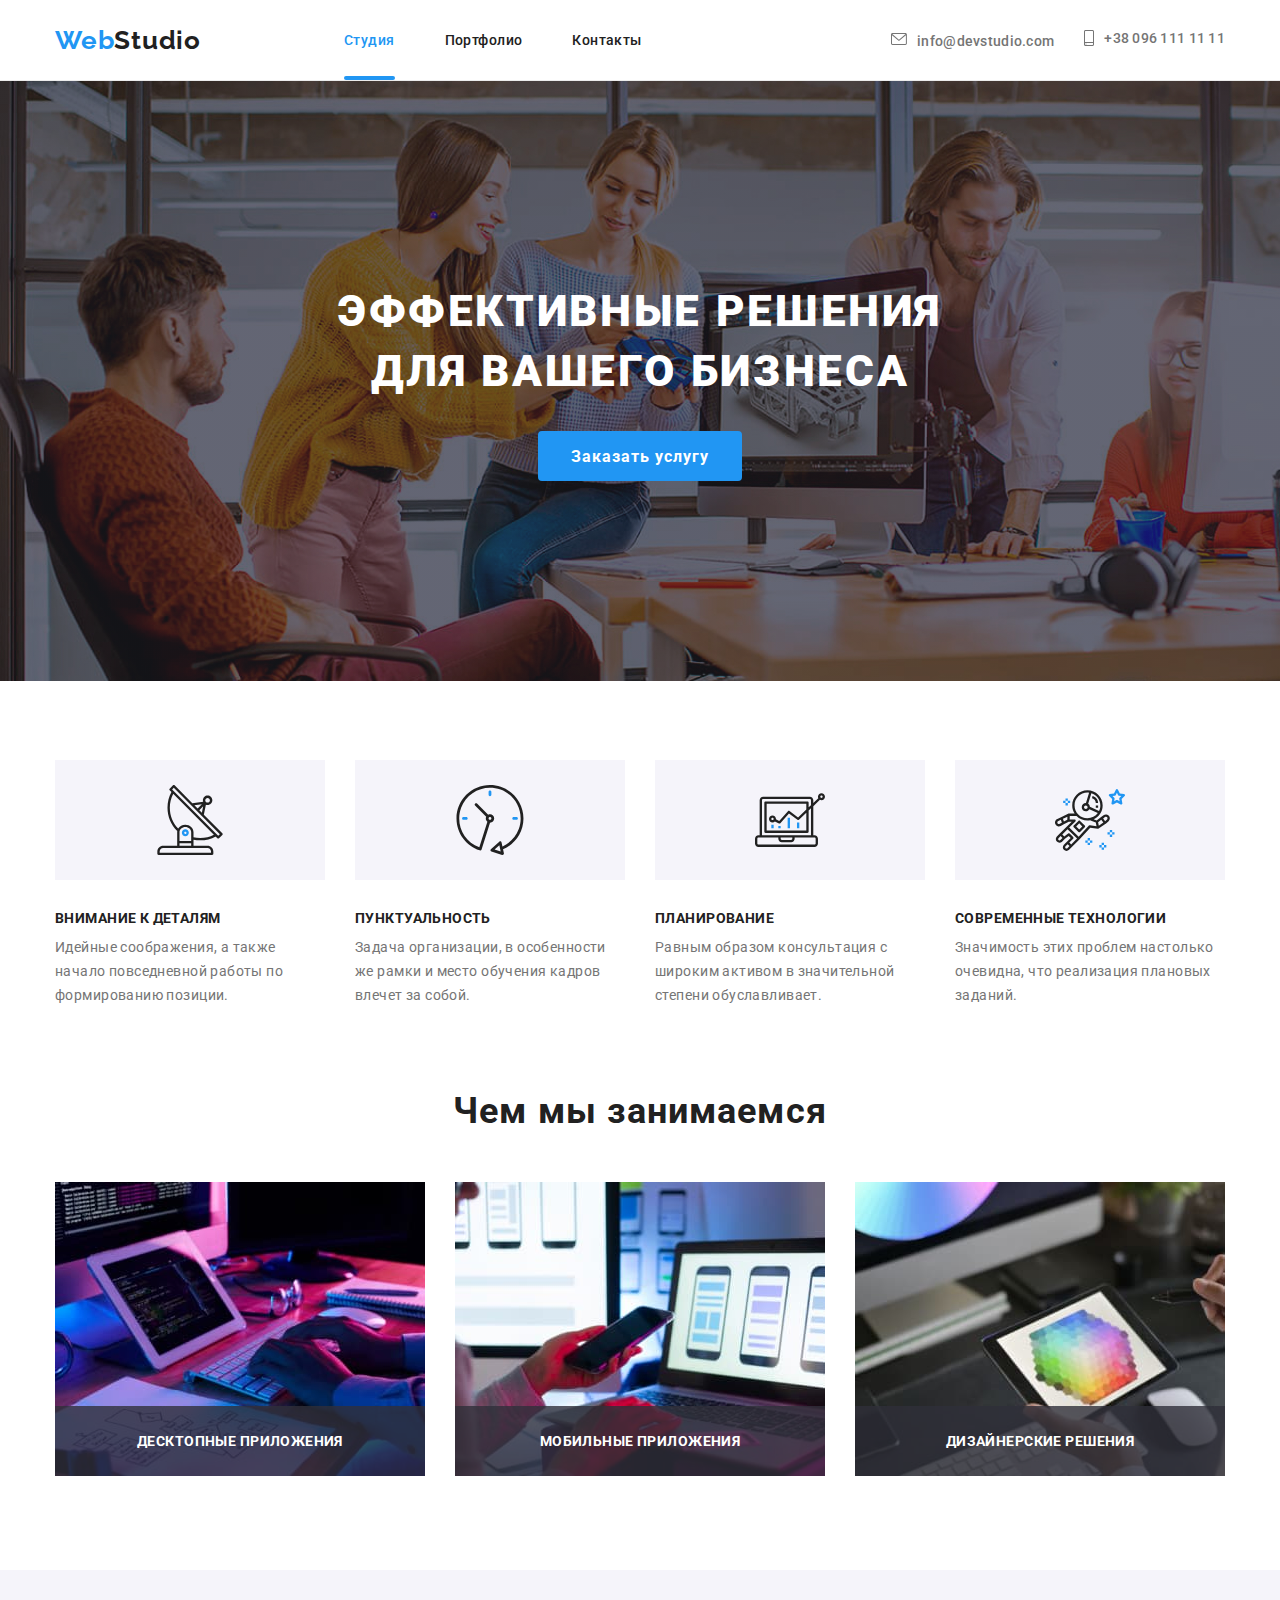
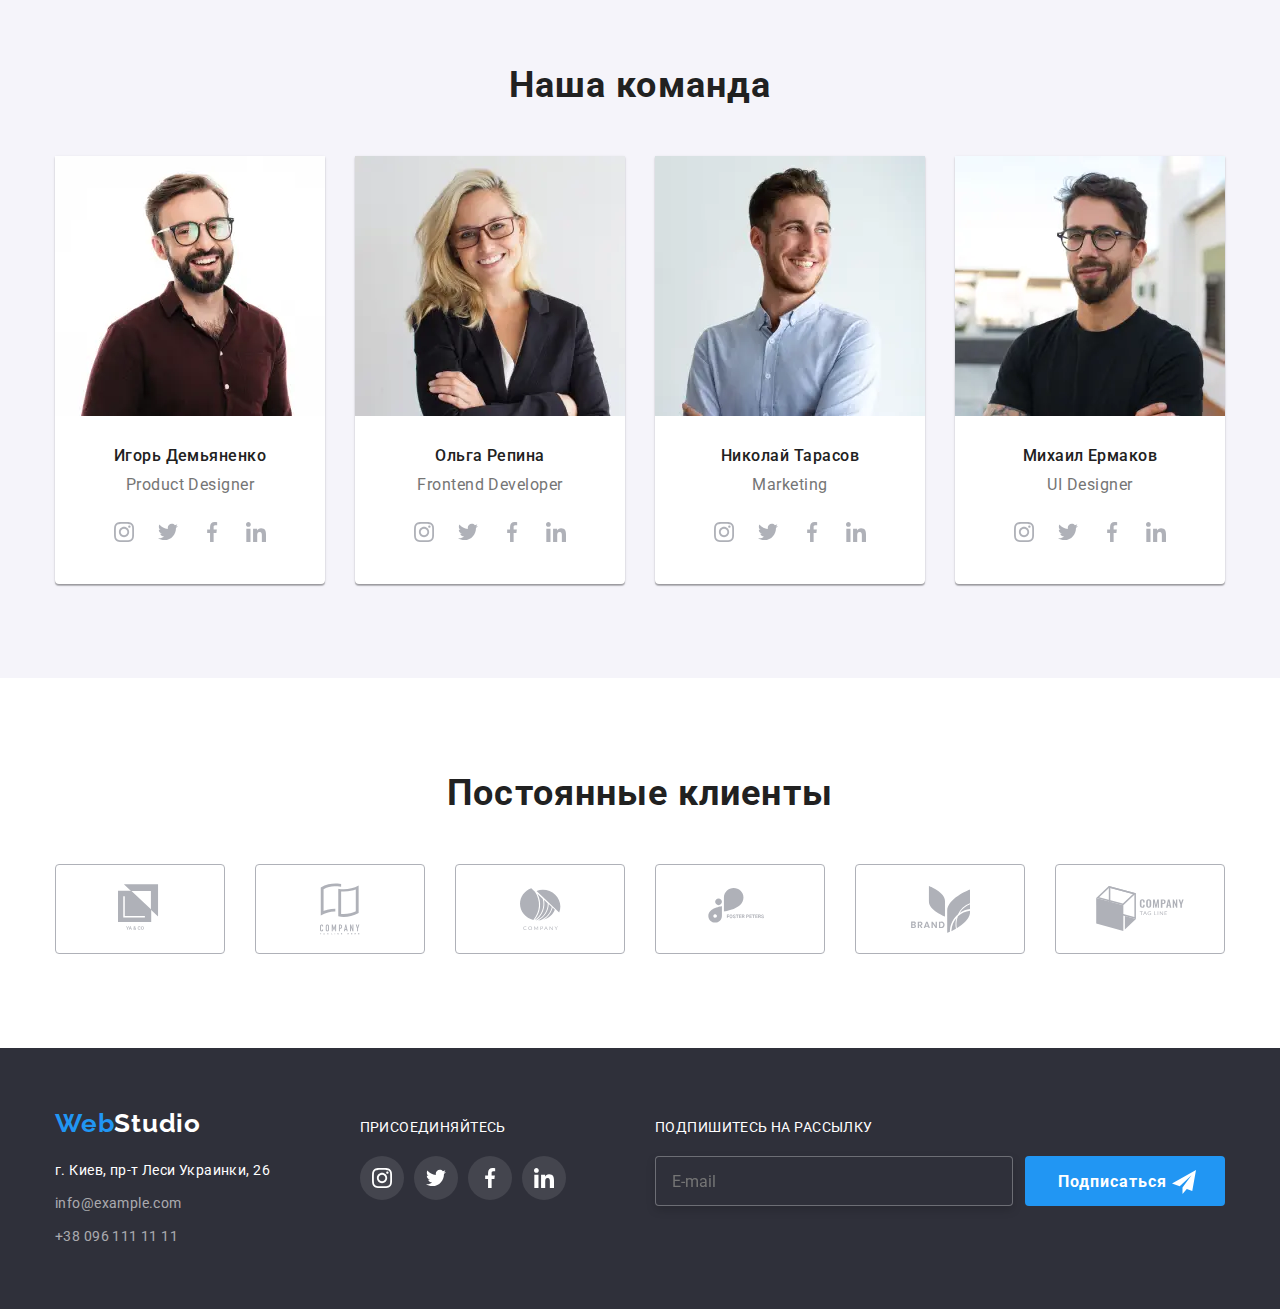
<file: index.html>
<!DOCTYPE html>
<html lang="ru">
  <head>
    <meta charset="UTF-8" />
    <meta name="viewport" content="width=device-width, initial-scale=1.0" />
    <title>WebStudio</title>
    <link rel="preconnect" href="https://fonts.gstatic.com" />
    <link
    href="https://fonts.googleapis.com/css2?family=Raleway:wght@700&amp;family=Roboto:wght@400;500;700;900&amp;display=swap"
    rel="stylesheet"
  />
  <link
    rel="stylesheet"
    href="https://cdnjs.cloudflare.com/ajax/libs/modern-normalize/1.0.0/modern-normalize.min.css"
  />
  <link rel="stylesheet" href="css/main.min.css" />
  </head>
  <body>
    <!--Site header-->

    <header class="page-header">
      <div class="container main-nav">
        <a href="#" class="logo" aria-label="logo" lang="en">
          <span class="logo--accent">Web</span>Studio</a>

        <!--Menu nav-->

          <button type="button"
           class="menu-button "
           aria-expanded="false"
           data-menu-button
           >
            <svg   
            width="20"
            height="20"
            aria-label="Menu button switch"
            aria-controls="navigation"
            >
              <use href="./images/sprite.svg#icon-close" class="icon-cross"></use>
              <use href="./images/sprite.svg#icon-menu" class="icon-menu"></use>
            </svg>
          </button>

    <nav class="navigation"
    data-menu> 
          <ul class="site-nav list" id="navigation">
            <li class="site-nav__item">
              <a href="index.html" class="site-nav__link is-current">Студия</a>
            </li>
            <li class="site-nav__item">
              <a href="./portfolio.html" class="site-nav__link"
                >Портфолио</a>
            </li>
            <li class="site-nav__item">
              <a href="" class="site-nav__link">Контакты</a>
            </li>
          </ul>

        <!--Contacts-->

        <ul class="contacts list">
          <li class="contacts__item">
            <a href="milto:info@devstudio.com" class="contacts__link"
              >info@devstudio.com
              <svg class="header__icon" width="16" height="12">
                <use href="./images/sprite.svg#icon-envelope"></use>
              </svg>
            </a>
          </li>
          <li class="contacts__item">
            <a href="tel:+380961111111" class="contacts__link"
              >+38 096 111 11 11
              <svg class="header__icon" width="10" height="16">
                <use href="./images/sprite.svg#icon-smartphone"></use>
              </svg>
            </a>
          </li>
        </ul>
      </nav>
      </div>
    </header>


    <main>
      <!--Hero-->

      <section class="hero overlay">
        <div class="container">
          <h1 class="hero__title">
            Эффективные решения <br />для вашего бизнеса
          </h1>
          <button class="main-button" type="button" data-modal-open>
            Заказать услугу
          </button>
        </div>
      </section>

      <!--Features-->

      <section class="section features">
        <div class="container">
          <h2 class="visually-hidden">Наши преимущества</h2>
          <ul class="feature__list list">
            <li class="feature__item">
              <div class="feature__cnt">
                <svg width="70" height="70">
                  <use href="./images/sprite.svg#icon-antenna"></use>
                </svg>
              </div>
              <h3 class="feature__title">Внимание к деталям</h3>
              <p class="text">
                Идейные соображения, а также начало повседневной работы по
                формированию позиции.
              </p>
            </li>
            <li class="feature__item">
              <div class="feature__cnt">
                <svg width="70" height="70">
                  <use href="./images/sprite.svg#icon-clock"></use>
                </svg>
              </div>
              <h3 class="feature__title">Пунктуальность</h3>
              <p class="text">
                Задача организации, в особенности же рамки и место обучения
                кадров влечет за собой.
              </p>
            </li>
            <li class="feature__item">
              <div class="feature__cnt">
                <svg width="70" height="70">
                  <use href="./images/sprite.svg#icon-diagram"></use>
                </svg>
              </div>
              <h3 class="feature__title">Планирование</h3>
              <p class="text">
                Равным образом консультация с широким активом в значительной
                степени обуславливает.
              </p>
            </li>
            <li class="feature__item">
              <div class="feature__cnt">
                <svg width="70" height="70">
                  <use href="./images/sprite.svg#icon-astronaut"></use>
                </svg>
              </div>
              <h3 class="feature__title">Современные технологии</h3>
              <p class="text">
                Значимость этих проблем настолько очевидна, что реализация
                плановых заданий.
              </p>
            </li>
          </ul>
        </div>
      </section>

      <!--Occupation-->

      <section class="section occupation">

        <div class="container">
          <h3 class="section__title">Чем мы занимаемся</h3>

          <ul class="occupation__list list">

            <li class="occupation__item">

              <img
              srcset="
              ./images/occupation/Laptop.jpg 1x,
              ./images/occupation/Laptop.jpg 2x,
              ./images/occupation/Laptop.jpg 3x"
                src="./images/occupation/Laptop.jpg"
                alt="Laptop"
                width="370px"/>

              <div class="occupation-background">
                <p class="occupation-background__text">Десктопные приложения</p>
              </div>

            </li>

            <li class="occupation__item">

              <img
              srcset="
              ./images/occupation/Phone.jpg 1x,
              ./images/occupation/Phone.jpg 2x,
              ./images/occupation/Phone.jpg 3x"
                src="./images/occupation/Phone.jpg"
                alt="Phone"
                width="370px"/>

              <div class="occupation-background">
                <p class="occupation-background__text">Мобильные приложения</p>
              </div>

            </li>

            <li class="occupation__item">

              <img
                srcset="
                ./images/occupation/Tablet.jpg 1x,
                ./images/occupation/Tablet.jpg 2x,
                ./images/occupation/Tablet.jpg 3x"
                src="./images/occupation/Tablet.jpg"
                alt="Tablet"
                width="370px"/>

              <div class="occupation-background">
                <p class="occupation-background__text">Дизайнерские решения</p>
              </div>

            </li>
          </ul>

        </div>
      </section>

      <!--Our team-->

      <section class="section team">
        <div class="container">
          <h3 class="section__title">Наша команда</h3>
          <ul class="team__list list">
            <li class="team__item">

             <picture class="team-picture">

              <source srcset="./images/team/Igor-desktop.webp 1x, ./images/team/Igor-desktop@2x.webp 2x"
              media="(min-width: 1200px)" type="image/webp">

              <source srcset="./images/team/Igor-desktop.jpg 1x, ./images/team/Igor-desktop@2x.jpg 2x"
              media="(min-width: 1200px)">

              <source srcset="./images/team/Igor-tablet.webp 1x, ./images/team/Igor-tablet@2x.webp 2x"
              media="(min-width: 768px)" type="image/webp">

               <source srcset="./images/team/Igor-tablet.jpg 1x, ./images/team/Igor-tablet@2x.jpg 2x"
               media="(min-width: 768px)">

              <img
              src="./images/team/Igor-mobile.jpg"
              alt="Igor Demyanenko"/>
              
             </picture>

              <div class="team-list-details">
                <h4 class="team__title">Игорь Демьяненко</h4>
                <p class="team__description">Product Designer</p>

                <ul class="social-list list">

                  <li class="social-list__item">
                    <a href="" class="social-list__link">
                      <svg class="social-list__icon" width="20px" height="20px">
                        <use href="./images/sprite.svg#icon-instagram"></use>
                      </svg>
                    </a>
                  </li>

                  <li class="social-list__item">
                    <a href="" class="social-list__link">
                      <svg class="social-list__icon" width="20px" height="20px">
                        <use href="./images/sprite.svg#icon-twitter"></use>
                      </svg>
                    </a>
                  </li>

                  <li class="social-list__item">
                    <a href="" class="social-list__link">
                      <svg class="social-list__icon" width="20px" height="20px">
                        <use href="./images/sprite.svg#icon-facebook"></use>
                      </svg>
                    </a>
                  </li>

                  <li class="social-list__item">
                    <a href="" class="social-list__link">
                      <svg class="social-list__icon" width="20px" height="20px">
                        <use href="./images/sprite.svg#icon-linkedin"></use>
                      </svg>
                    </a>
                  </li>

                </ul>
              </div>
            </li>

            <li class="team__item">

              <picture class="team-picture">

                <source srcset="./images/team/Olga-desktop.webp 1x, ./images/team/Olga-desktop@2x.webp 2x"
                media="(min-width: 1200px)" type="image/webp">

                <source srcset="./images/team/Olga-desktop.jpg 1x, ./images/team/Olga-desktop@2x.jpg 2x"
                media="(min-width: 1200px)">

                <source srcset="./images/team/Olga-tablet.webp 1x, ./images/team/Olga-tablet@2x.webp 2x"
                media="(min-width: 768px)" type="image/webp">

                  <source srcset="./images/team/Olga-tablet.jpg 1x, ./images/team/Olga-tablet@2x.jpg 2x"
                  media="(min-width: 768px)">

                <img
                src="./images/team/Olga-mobile.jpg"
                alt="Olga Repina"/>

              </picture>
              
              <div class="team-list-details">
                <h4 class="team__title">Ольга Репина</h4>
                <p class="team__description">Frontend Developer</p>

                <ul class="social-list list">

                  <li class="social-list__item">
                    <a href="" class="social-list__link">
                      <svg class="social-list__icon" width="20px" height="20px">
                        <use href="./images/sprite.svg#icon-instagram"></use>
                      </svg>
                    </a>
                  </li>

                  <li class="social-list__item">
                    <a href="" class="social-list__link">
                      <svg class="social-list__icon" width="20px" height="20px">
                        <use href="./images/sprite.svg#icon-twitter"></use>
                      </svg>
                    </a>
                  </li>

                  <li class="social-list__item">
                    <a href="" class="social-list__link">
                      <svg class="social-list__icon" width="20px" height="20px">
                        <use href="./images/sprite.svg#icon-facebook"></use>
                      </svg>
                    </a>
                  </li>

                  <li class="social-list__item">
                    <a href="" class="social-list__link">
                      <svg class="social-list__icon" width="20px" height="20px">
                        <use href="./images/sprite.svg#icon-linkedin"></use>
                      </svg>
                    </a>
                  </li>

                </ul>
              </div>
            </li>

            <li class="team__item">

              <picture class="team-picture">

                <source srcset="./images/team/Nikolai-desktop.webp 1x, ./images/team/Nikolai-desktop@2x.webp 2x"
                media="(min-width: 1200px)" type="image/webp">

                <source srcset="./images/team/Nikolai-desktop.jpg 1x, ./images/team/Nikolai-desktop@2x.jpg 2x"
                media="(min-width: 1200px)">

                <source srcset="./images/team/Nikolai-tablet.webp 1x, ./images/team/Nikolai-tablet@2x.webp 2x"
                media="(min-width: 768px)" type="image/webp">

                <source srcset="./images/team/Nikolai-tablet.jpg 1x, ./images/team/Nikolai-tablet@2x.jpg 2x"
                media="(min-width: 768px)">

                <img
                src="./images/team/Nikolai-mobile.jpg"
                alt="Nikolai Tarasov"/>

              </picture>
              
              <div class="team-list-details">
                <h4 class="team__title">Николай Тарасов</h4>
                <p class="team__description">Marketing</p>

                <ul class="social-list list">

                  <li class="social-list__item">
                    <a href="" class="social-list__link">
                      <svg class="social-list__icon" width="20px" height="20px">
                        <use href="./images/sprite.svg#icon-instagram"></use>
                      </svg>
                    </a>
                  </li>

                  <li class="social-list__item">
                    <a href="" class="social-list__link">
                      <svg class="social-list__icon" width="20px" height="20px">
                        <use href="./images/sprite.svg#icon-twitter"></use>
                      </svg>
                    </a>
                  </li>

                  <li class="social-list__item">
                    <a href="" class="social-list__link">
                      <svg class="social-list__icon" width="20px" height="20px">
                        <use href="./images/sprite.svg#icon-facebook"></use>
                      </svg>
                    </a>
                  </li>

                  <li class="social-list__item">
                    <a href="" class="social-list__link">
                      <svg class="social-list__icon" width="20px" height="20px">
                        <use href="./images/sprite.svg#icon-linkedin"></use>
                      </svg>
                    </a>
                  </li>

                </ul>
              </div>
            </li>

            <li class="team__item">

              <picture class="team-picture">

                <source srcset="./images/team/Mikhail-desktop.webp 1x, ./images/team/Mikhail-desktop@2x.webp 2x"
                media="(min-width: 1200px)" type="image/webp">

                <source srcset="./images/team/Mikhail-desktop.jpg 1x, ./images/team/Mikhail-desktop@2x.jpg 2x"
                media="(min-width: 1200px)">

                <source srcset="./images/team/Mikhail-tablet.webp 1x, ./images/team/Mikhail-tablet@2x.webp 2x"
                media="(min-width: 768px)" type="image/webp">

                <source srcset="./images/team/Mikhail-tablet.jpg 1x, ./images/team/Mikhail-tablet@2x.jpg 2x"
                media="(min-width: 768px)">

                <img
                src="./images/team/Mikhail-mobile.jpg"
                alt="Mikhail Ermakov"/>

              </picture>
             
              <div class="team-list-details">
                <h4 class="team__title">Михаил Ермаков</h4>
                <p class="team__description">UI Designer</p>

                <ul class="social-list list">

                  <li class="social-list__item">
                    <a href="" class="social-list__link">
                      <svg class="social-list__icon" width="20px" height="20px">
                        <use href="./images/sprite.svg#icon-instagram"></use>
                      </svg>
                    </a>
                  </li>

                  <li class="social-list__item">
                    <a href="" class="social-list__link">
                      <svg class="social-list__icon" width="20px" height="20px">
                        <use href="./images/sprite.svg#icon-twitter"></use>
                      </svg>
                    </a>
                  </li>

                  <li class="social-list__item">
                    <a href="" class="social-list__link">
                      <svg class="social-list__icon" width="20px" height="20px">
                        <use href="./images/sprite.svg#icon-facebook"></use>
                      </svg>
                    </a>
                  </li>

                  <li class="social-list__item">
                    <a href="" class="social-list__link">
                      <svg class="social-list__icon" width="20px" height="20px">
                        <use href="./images/sprite.svg#icon-linkedin"></use>
                      </svg>
                    </a>
                  </li>

                </ul>
              </div>
            </li>
          </ul>
        </div>
      </section>

      <!--Section-clients-->

      <section class="section clients">
        <div class="container">
          <h3 class="section__title">Постоянные клиенты</h3>
          <ul class="clients-list list">
            <li class="clients__item">
              <a href="" class="clients__link">
                <svg class="clients__icon" width="44.27px" height="49.23px">
                  <use href="./images/sprite.svg#icon-logo1"></use>
                </svg>
              </a>
            </li>
            <li class="clients__item">
              <a href="" class="clients__link">
                <svg class="clients__icon" width="40px" height="52px">
                  <use href="./images/sprite.svg#icon-logo2"></use>
                </svg>
              </a>
            </li>
            <li class="clients__item">
              <a href="" class="clients__link">
                <svg class="clients__icon" width="41px" height="42.6px">
                  <use href="./images/sprite.svg#icon-logo3"></use>
                </svg>
              </a>
            </li>
            <li class="clients__item">
              <a href="" class="clients__link">
                <svg class="clients__icon" width="79.66px" height="42.02px">
                  <use href="./images/sprite.svg#icon-logo4"></use>
                </svg>
              </a>
            </li>
            <li class="clients__item">
              <a href="" class="clients__link">
                <svg class="clients__icon" width="59px" height="47px">
                  <use href="./images/sprite.svg#icon-logo5"></use>
                </svg>
              </a>
            </li>
            <li class="clients__item">
              <a href="" class="clients__link">
                <svg class="clients__icon" width="88.48px" height="45.44px">
                  <use href="./images/sprite.svg#icon-logo6"></use>
                </svg>
              </a>
            </li>
          </ul>
        </div>
      </section>
    </main>

    <!--Footer-->

    <footer class="page-footer">
      <div class="container footer-container">
        <div class="adress">
          <a href="#" class="logo is-inverce" aria-label="logo" lang="en">
            <span class="logo--accent">Web</span>Studio</a
          >

          <ul class="adress-list list">
            <li class="adress-list__item">
              <a href="https://goo.gl/maps/VimPMwXJ6XjYyegDA "
                target="_blank"
                rel="noreferrer noopener" class=" adress-list__link is-inverce">г. Киев, пр-т Леси Украинки, 26</a>
            </li>
            <li class="adress-list__item list">
              <a href="mailto:info@example.com" class="adress-list__link"
                >info@example.com</a
              >
            </li>
            <li class="adress-list__item list">
              <a href="tel:+380961111111" class="adress-list__link"
                >+38 096 111 11 11</a
              >
            </li>
          </ul>
        </div>
        <div class="footer-social">
          <p class="footer-social__description">присоединяйтесь</p>
          <ul class="footer-social__list list">
            <li class="footer-social__item">
              <a href="" class="footer-social__link">
                <svg class="footer-link__icon" width="20px" height="20px">
                  <use href="./images/sprite.svg#icon-instagram"></use>
                </svg>
              </a>
            </li>
            <li class="footer-social__item">
              <a href="" class="footer-social__link">
                <svg class="footer-link__icon" width="20px" height="20px">
                  <use href="./images/sprite.svg#icon-twitter"></use>
                </svg>
              </a>
            </li>
            <li class="footer-social__item">
              <a href="" class="footer-social__link">
                <svg class="footer-link__icon" width="20px" height="20px">
                  <use href="./images/sprite.svg#icon-facebook"></use>
                </svg>
              </a>
            </li>
            <li class="footer-social__item">
              <a href="" class="footer-social__link">
                <svg class="footer-link__icon" width="20px" height="20px">
                  <use href="./images/sprite.svg#icon-linkedin"></use>
                </svg>
              </a>
            </li>
          </ul>
        </div>

        <form class="footer-form">
          <p class="footer-social__description">Подпишитесь на рассылку</p>
          <div class="footer-form__position">
            <input
              type="text"
              placeholder="E-mail"
              class="footer-form__input"
            />
            <button class="main-button footer-form__button" type="submit">
              Подписаться
              <svg class="footer-send__icon" width="24px" height="24px">
                <use href="./images/sprite.svg#icon-send"></use>
              </svg>
            </button>
          </div>
        </form>
      </div>
    </footer>

    <!--Modal-->
    <div class="backdrop is-hidden" data-modal>
      <div class="modal">
        <button type="button" class="close__button" data-modal-close>
          <svg class="close__icon" width="11" height="11">
            <use href="./images/sprite.svg#icon-close"></use>
          </svg>
        </button>
        <form action="#" class="form">
          <p class="form__title">Оставьте свои данные, мы вам перезвоним</p>
          <ul class="list">
            <li class="form-field__item">
              <label class="form-field">
                <span class="form__label">Имя</span>
                <span class="form__input--wrapper">
                  <input type="text" class="form__input" name="user_name" />
                  <svg class="form__icon" width="18" height="18">
                    <use href="./images/sprite.svg#icon-person-black"></use>
                  </svg>
                </span>
              </label>
            </li>

            <li class="form-field__item">
              <label class="form-field">
                <span class="form__label">Телефон</span>
                <span class="form__input--wrapper">
                  <input type="tel" class="form__input" name="user_phone" />
                  <svg class="form__icon" width="18" height="18">
                    <use href="./images/sprite.svg#icon-phone-black"></use>
                  </svg>
                </span>
              </label>
            </li>

            <li class="form-field__item">
              <label class="form-field">
                <span class="form__label">Почта</span>
                <span class="form__input--wrapper">
                  <input type="email" class="form__input" name="user_email" />
                  <svg class="form__icon" width="18" height="18">
                    <use href="./images/sprite.svg#icon-email-black"></use>
                  </svg>
                </span>
              </label>
            </li>

            <li class="form-field__item">
              <label class="form-field">
                <span class="form__label">Комментарий</span>
                <textarea
                  class="form__comment"
                  name="user_comment"
                  placeholder="Введите текст"
                ></textarea>
              </label>
            </li>
          </ul>

          <input
            id="user-policy"
            type="checkbox"
            name="user-policy"
            value="accept-policy"
            class="form-policy visually-hidden"
          />
          <label for="user-policy" class="form-policy__text"
            >Соглашаюсь с рассылкой и принимаю<a
              href="#"
              class="form-policy__link"
              >Условия договора</a>
        </label>
          <!-- </label> -->

          <button class="main-button" type="submit">Отправить</button>
        </form>
      </div>
    </div>

    <script src="./js/modal.js"></script>
    <script src="./js/menu.js"></script>
  </body>
</html>
</file>
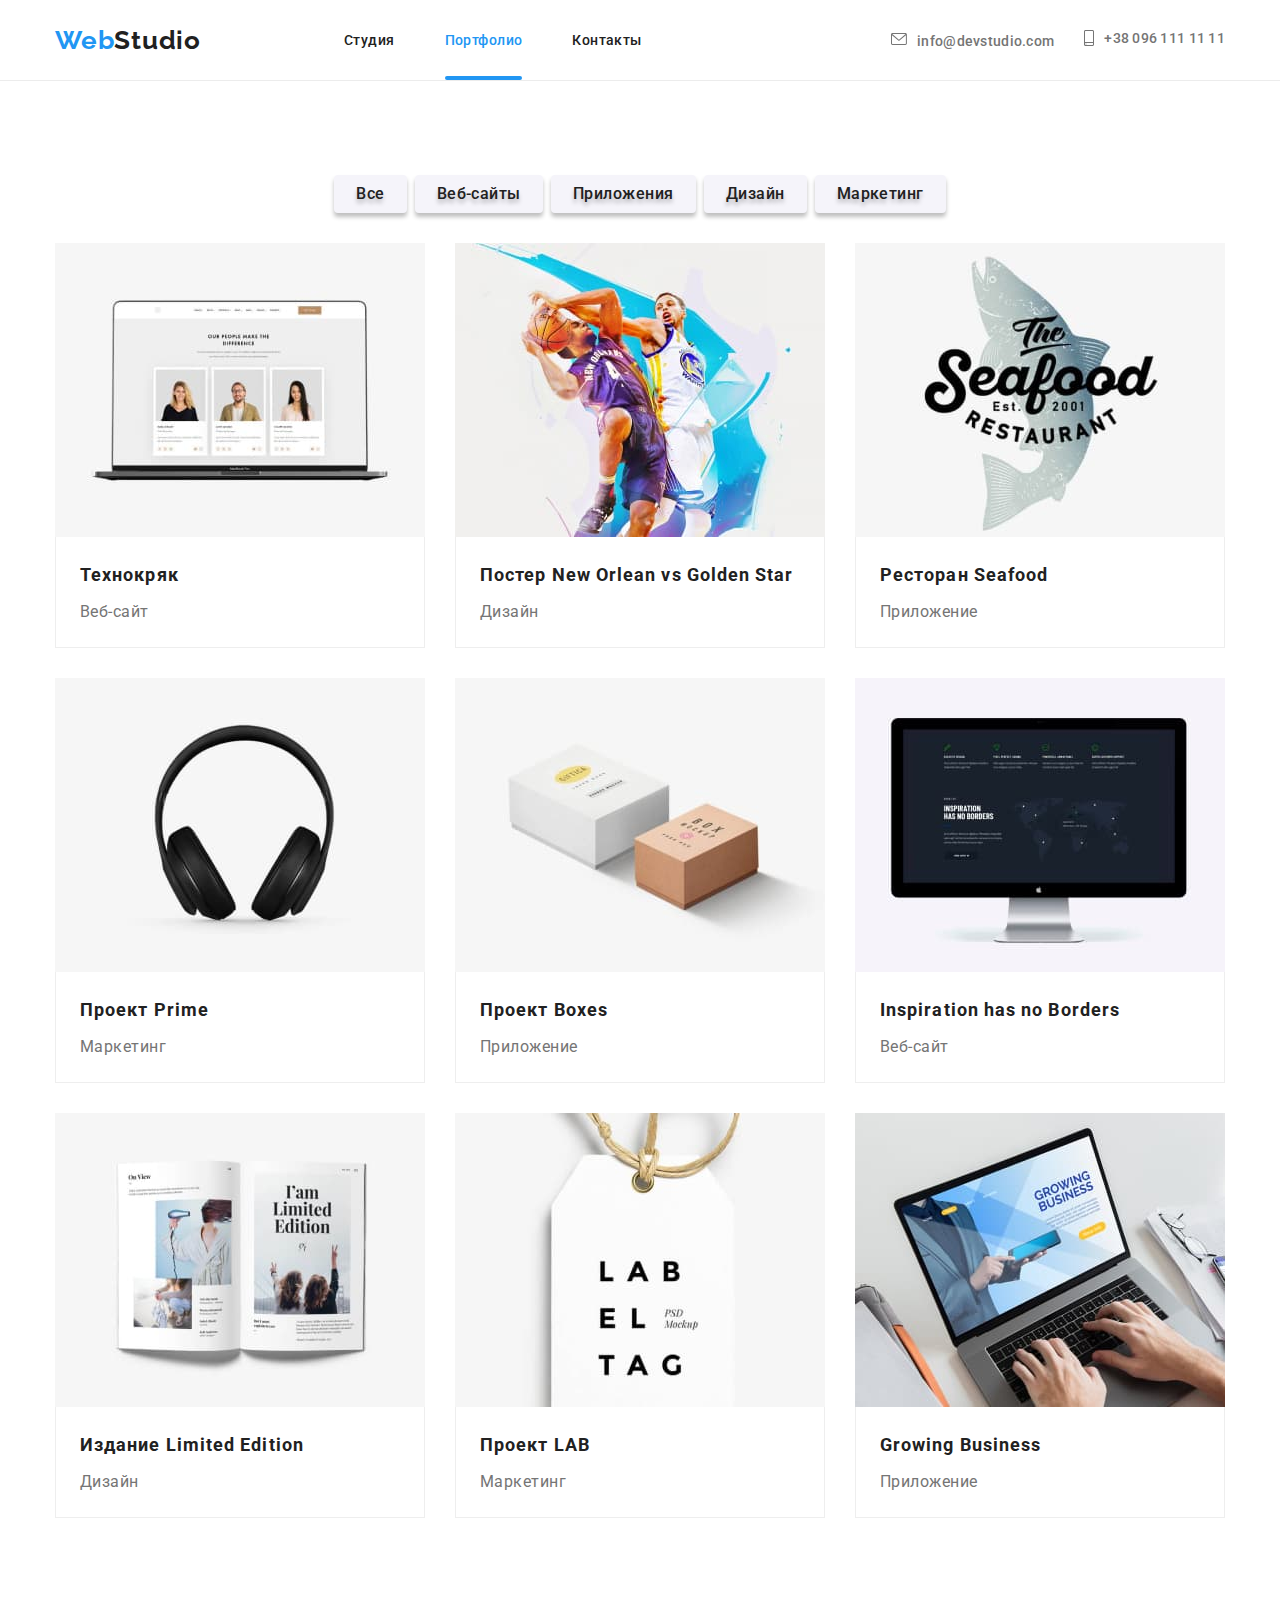
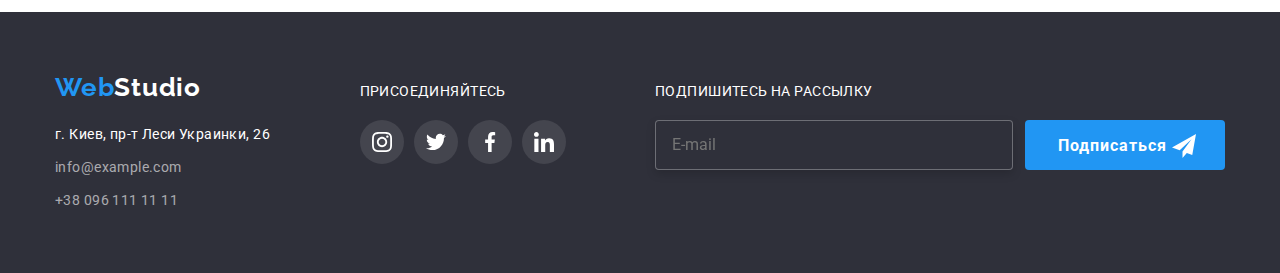
<file: portfolio.html>
<!DOCTYPE html>
<html lang="ru">
  <head>
    <meta charset="UTF-8" />
    <meta name="viewport" content="width=device-width, initial-scale=1.0" />
    <title>portfolio</title>
    <link rel="preconnect" href="https://fonts.gstatic.com" />
    <link
      href="https://fonts.googleapis.com/css2?family=Raleway:wght@700&amp;family=Roboto:wght@400;500;700;900&amp;display=swap"
      rel="stylesheet"
    />
    <link
      rel="stylesheet"
      href="https://cdnjs.cloudflare.com/ajax/libs/modern-normalize/1.0.0/modern-normalize.min.css"
    />
    <link rel="stylesheet" href="css/portfolio.min.css" />
  </head>

  <body>
    <!--Site header-->

    <header class="page-header">
      <div class="container main-nav">
        <a href="#" class="logo" aria-label="logo" lang="en">
          <span class="logo--accent">Web</span>Studio</a>

        <!--Menu nav-->

          <button type="button"
           class="menu-button "
           aria-expanded="false"
           data-menu-button
           >
            <svg   
            width="20"
            height="20"
            aria-label="Menu button switch"
            aria-controls="navigation"
            >
              <use href="./images/sprite.svg#icon-close" class="icon-cross"></use>
              <use href="./images/sprite.svg#icon-menu" class="icon-menu"></use>
            </svg>
          </button>

    <nav class="navigation"
    data-menu> 
          <ul class="site-nav list" id="navigation">
            <li class="site-nav__item">
              <a href="index.html" class="site-nav__link">Студия</a>
            </li>
            <li class="site-nav__item">
              <a href="./portfolio.html" class="site-nav__link is-current"
                >Портфолио</a>
            </li>
            <li class="site-nav__item">
              <a href="" class="site-nav__link">Контакты</a>
            </li>
          </ul>

        <!--Contacts-->

        <ul class="contacts list">
          <li class="contacts__item">
            <a href="milto:info@devstudio.com" class="contacts__link"
              >info@devstudio.com
              <svg class="header__icon" width="16" height="12">
                <use href="./images/sprite.svg#icon-envelope"></use>
              </svg>
            </a>
          </li>
          <li class="contacts__item">
            <a href="tel:+380961111111" class="contacts__link"
              >+38 096 111 11 11
              <svg class="header__icon" width="10" height="16">
                <use href="./images/sprite.svg#icon-smartphone"></use>
              </svg>
            </a>
          </li>
        </ul>
      </nav>
      </div>
    </header>
  </header>

    <main>
      <!--Projects-->

      <section class="section">
        <h1 class="visually-hidden">Our Projects</h1>

        <!--Button list-->
        <section>
          <div class="container">
            <ul class="projects-button__list list">
              <li class="projects-button__item">
                <button type="button" class="projects-button">Все</button>
              </li>
              <li class="projects-button__item">
                <button type="button" class="projects-button">Веб-сайты</button>
              </li>
              <li class="projects-button__item">
                <button type="button" class="projects-button">Приложения</button>
              </li>
              <li class="projects-button__item">
                <button type="button" class="projects-button">Дизайн</button>
              </li>
              <li class="projects-button__item">
                <button type="button" class="projects-button">Маркетинг</button>
              </li>
            </ul>
          </div>
        </section>

        <section>
          <div class="container">

            <ul class="card__list list">

              <li class="card__element">

                <a href="" class="card__link">

                  <div class="card-overlay-content">

                  <picture class="card-picture">

                    <source srcset="images/portfolio/portfolio-desktop-1.jpg 1x, images/portfolio/portfolio-desktop-1@2x.jpg 2x"
                     media="(min-width: 1200px)">

                    <source srcset="images/portfolio/portfolio-tablet-1.jpg 1x, images/portfolio/portfolio-tablet-1@2x.jpg 2x"
                     media="(min-width: 768px)">

                    <img
                    class="card__photo"
                    src="images/portfolio/portfolio-mobile-1.jpg"
                    alt="portfolio-mobile-1"/>

                  </picture>

                    <p class="projects__description card-overlay">
                      Технокряк это современная площадка распространения
                      коронавируса. Компании используют эту платформу для
                      цифрового шпионажа и атак на защищённые сервера конкурентов.
                    </p>

                  </div>

                  <div class="card-content">
                    <h2 class="projects__title">Технокряк</h2>
                    <p class="projects__description">Веб-сайт</p>
                  </div>
                </a>
              </li>
  
              <li class="card__element">

                <a href="" class="card__link">
                  <div class="card-overlay-content">

                    <picture class="card-picture">

                      <source srcset="images/portfolio/portfolio-desktop-2.jpg 1x, images/portfolio/portfolio-desktop-2@2x.jpg 2x"
                       media="(min-width: 1200px)">
  
                      <source srcset="images/portfolio/portfolio-tablet-2.jpg 1x, images/portfolio/portfolio-tablet-2@2x.jpg 2x"
                       media="(min-width: 768px)">
  
                      <img
                      class="card__photo"
                      src="images/portfolio/portfolio-mobile-2.jpg"
                      alt="portfolio-mobile-2"/>
  
                    </picture>

                    <p class="projects__description card-overlay">
                      Технокряк это современная площадка распространения
                      коронавируса. Компании используют эту платформу для
                      цифрового шпионажа и атак на защищённые сервера конкурентов.
                    </p>

                  </div>

                  <div class="card-content">
                    <h2 class="projects__title">
                      Постер New Orlean vs Golden Star
                    </h2>
                    <p class="projects__description">Дизайн</p>
                  </div>
                </a>
              </li>
  
              <li class="card__element">

                <a href="" class="card__link">

                  <div class="card-overlay-content">

                    <picture class="card-picture">

                      <source srcset="images/portfolio/portfolio-desktop-3.jpg 1x, images/portfolio/portfolio-desktop-3@2x.jpg 2x"
                       media="(min-width: 1200px)">
  
                      <source srcset="images/portfolio/portfolio-tablet-3.jpg 1x, images/portfolio/portfolio-tablet-3@2x.jpg 2x"
                       media="(min-width: 768px)">
  
                      <img
                      class="card__photo"
                      src="images/portfolio/portfolio-mobile-3.jpg"
                      alt="portfolio-mobile-3"/>
  
                    </picture>

                    <p class="projects__description card-overlay">
                      Технокряк это современная площадка распространения
                      коронавируса. Компании используют эту платформу для
                      цифрового шпионажа и атак на защищённые сервера конкурентов.
                    </p>

                  </div>

                  <div class="card-content">
                    <h2 class="projects__title">Ресторан Seafood</h2>
                    <p class="projects__description">Приложение</p>
                  </div>

                </a>
              </li>
  
              <li class="card__element">

                <a href="" class="card__link">

                  <div class="card-overlay-content">

                    <picture class="card-picture">

                      <source srcset="images/portfolio/portfolio-desktop-4.jpg 1x, images/portfolio/portfolio-desktop-4@2x.jpg 2x"
                       media="(min-width: 1200px)">
  
                      <source srcset="images/portfolio/portfolio-tablet-4.jpg 1x, images/portfolio/portfolio-tablet-4@2x.jpg 2x"
                       media="(min-width: 768px)">
  
                      <img
                      class="card__photo"
                      src="images/portfolio/portfolio-mobile-4.jpg"
                      alt="portfolio-mobile-4"/>
  
                    </picture>

                    <p class="projects__description card-overlay">
                      Технокряк это современная площадка распространения
                      коронавируса. Компании используют эту платформу для
                      цифрового шпионажа и атак на защищённые сервера конкурентов.
                    </p>

                  </div>

                  <div class="card-content">
                    <h2 class="projects__title">Проект Prime</h2>
                    <p class="projects__description">Маркетинг</p>
                  </div>

                </a>
              </li>
  
              <li class="card__element">

                <a href="" class="card__link">

                  <div class="card-overlay-content">

                    <picture class="card-picture">

                      <source srcset="images/portfolio/portfolio-desktop-5.jpg 1x, images/portfolio/portfolio-desktop-5@2x.jpg 2x"
                       media="(min-width: 1200px)">
  
                      <source srcset="images/portfolio/portfolio-tablet-5.jpg 1x, images/portfolio/portfolio-tablet-5@2x.jpg 2x"
                       media="(min-width: 768px)">
  
                      <img
                      class="card__photo"
                      src="images/portfolio/portfolio-mobile-5.jpg"
                      alt="portfolio-mobile-5"/>
  
                    </picture>

                    <p class="projects__description card-overlay">
                      Технокряк это современная площадка распространения
                      коронавируса. Компании используют эту платформу для
                      цифрового шпионажа и атак на защищённые сервера конкурентов.
                    </p>

                  </div>

                  <div class="card-content">
                    <h2 class="projects__title">Проект Boxes</h2>
                    <p class="projects__description">Приложение</p>
                  </div>

                </a>
              </li>
  
              <li class="card__element">

                <a href="" class="card__link">

                  <div class="card-overlay-content">

                    <picture class="card-picture">

                      <source srcset="images/portfolio/portfolio-desktop-6.jpg 1x, images/portfolio/portfolio-desktop-6@2x.jpg 2x"
                       media="(min-width: 1200px)">
  
                      <source srcset="images/portfolio/portfolio-tablet-6.jpg 1x, images/portfolio/portfolio-tablet-6@2x.jpg 2x"
                       media="(min-width: 768px)">
  
                      <img
                      class="card__photo"
                      src="images/portfolio/portfolio-mobile-6.jpg"
                      alt="portfolio-mobile-6"/>
  
                    </picture>

                    <p class="projects__description card-overlay">
                      Технокряк это современная площадка распространения
                      коронавируса. Компании используют эту платформу для
                      цифрового шпионажа и атак на защищённые сервера конкурентов.
                    </p>

                  </div>

                  <div class="card-content">
                    <h2 class="projects__title">Inspiration has no Borders</h2>
                    <p class="projects__description">Веб-сайт</p>
                  </div>

                </a>
              </li>
  
              <li class="card__element">

                <a href="" class="card__link">

                  <div class="card-overlay-content">

                    <picture class="card-picture">

                      <source srcset="images/portfolio/portfolio-desktop-7.jpg 1x, images/portfolio/portfolio-desktop-7@2x.jpg 2x"
                       media="(min-width: 1200px)">
  
                      <source srcset="images/portfolio/portfolio-tablet-7.jpg 1x, images/portfolio/portfolio-tablet-7@2x.jpg 2x"
                       media="(min-width: 768px)">
  
                      <img
                      class="card__photo"
                      src="images/portfolio/portfolio-mobile-7.jpg"
                      alt="portfolio-mobile-7"/>
  
                    </picture>

                    <p class="projects__description card-overlay">
                      Технокряк это современная площадка распространения
                      коронавируса. Компании используют эту платформу для
                      цифрового шпионажа и атак на защищённые сервера конкурентов.
                    </p>

                  </div>

                  <div class="card-content">
                    <h2 class="projects__title">Издание Limited Edition</h2>
                    <p class="projects__description">Дизайн</p>
                  </div>

                </a>
              </li>
  
              <li class="card__element">

                <a href="" class="card__link">

                  <div class="card-overlay-content">

                    <picture class="card-picture">

                      <source srcset="images/portfolio/portfolio-desktop-8.jpg 1x, images/portfolio/portfolio-desktop-8@2x.jpg 2x"
                       media="(min-width: 1200px)">
  
                      <source srcset="images/portfolio/portfolio-tablet-8.jpg 1x, images/portfolio/portfolio-tablet-8@2x.jpg 2x"
                       media="(min-width: 768px)">
  
                      <img
                      class="card__photo"
                      src="images/portfolio/portfolio-mobile-8.jpg"
                      alt="portfolio-mobile-8"/>
  
                    </picture>

                    <p class="projects__description card-overlay">
                      Технокряк это современная площадка распространения
                      коронавируса. Компании используют эту платформу для
                      цифрового шпионажа и атак на защищённые сервера конкурентов.
                    </p>

                  </div>

                  <div class="card-content">
                    <h2 class="projects__title">Проект LAB</h2>
                    <p class="projects__description">Маркетинг</p>
                  </div>

                </a>
              </li>
  
              <li class="card__element">

                <a href="" class="card__link">

                  <div class="card-overlay-content">

                    <picture class="card-picture">

                      <source srcset="images/portfolio/portfolio-desktop-9.jpg 1x, images/portfolio/portfolio-desktop-9@2x.jpg 2x"
                       media="(min-width: 1200px)">
  
                      <source srcset="images/portfolio/portfolio-tablet-9.jpg 1x, images/portfolio/portfolio-tablet-9@2x.jpg 2x"
                       media="(min-width: 768px)">
  
                      <img
                      class="card__photo"
                      src="images/portfolio/portfolio-mobile-9.jpg"
                      alt="portfolio-mobile-9"/>
  
                    </picture>

                    <p class="projects__description card-overlay">
                      Технокряк это современная площадка распространения
                      коронавируса. Компании используют эту платформу для
                      цифрового шпионажа и атак на защищённые сервера конкурентов.
                    </p>

                  </div>

                  <div class="card-content">
                    <h2 class="projects__title">Growing Business</h2>
                    <p class="projects__description">Приложение</p>
                  </div>

                </a>
              </li>
            </ul>
          </div>
        </section>
      </section>
        
    </main>

    <!--Footer-->

    <footer class="page-footer">
      <div class="container footer-container">
        <div class="adress">
          <a href="#" class="logo is-inverce {
            " aria-label="logo" lang="en">
            <span class="logo--accent">Web</span>Studio</a
          >

          <ul class="adress-list list">
            <li class="adress-list__item">
              <a
                href="https://goo.gl/maps/VimPMwXJ6XjYyegDA "
                target="_blank"
                rel="noreferrer noopener"
                class="adress-list__link is-inverce"
                >г. Киев, пр-т Леси Украинки, 26</a
              >
            </li>
            <li class="adress-list__item list">
              <a href="mailto:info@example.com" class="adress-list__link"
                >info@example.com</a
              >
            </li>
            <li class="adress-list__item list">
              <a href="tel:+380961111111" class="adress-list__link"
                >+38 096 111 11 11</a
              >
            </li>
          </ul>
        </div>
        <div class="footer-social">
          <p class="footer-social__description">присоединяйтесь</p>
          <ul class="footer-social__list list">
            <li class="footer-social__item">
              <a href="" class="footer-social__link">
                <svg class="footer-link__icon" width="20px" height="20px">
                  <use href="./images/sprite.svg#icon-instagram"></use>
                </svg>
              </a>
            </li>
            <li class="footer-social__item">
              <a href="" class="footer-social__link">
                <svg class="footer-link__icon" width="20px" height="20px">
                  <use href="./images/sprite.svg#icon-twitter"></use>
                </svg>
              </a>
            </li>
            <li class="footer-social__item">
              <a href="" class="footer-social__link">
                <svg class="footer-link__icon" width="20px" height="20px">
                  <use href="./images/sprite.svg#icon-facebook"></use>
                </svg>
              </a>
            </li>
            <li class="footer-social__item">
              <a href="" class="footer-social__link">
                <svg class="footer-link__icon" width="20px" height="20px">
                  <use href="./images/sprite.svg#icon-linkedin"></use>
                </svg>
              </a>
            </li>
          </ul>
        </div>

        <form class="footer-form">
          <p class="footer-social__description">Подпишитесь на рассылку</p>
          <div class="footer-form__position">
            <input
              type="text"
              placeholder="E-mail"
              class="footer-form__input"
            />
            <button class="main-button footer-form__button" type="submit">
              Подписаться
              <svg class="footer-send__icon" width="24px" height="24px">
                <use href="./images/sprite.svg#icon-send"></use>
              </svg>
            </button>
          </div>
        </form>
      </div>
    </footer>

    <script src="./js/menu.js"></script>
  </body>
</html>
</file>
<file: css/main.min.css>
.visually-hidden{position:absolute;width:1px;height:1px;margin:-1px;border:0;padding:0;white-space:nowrap;clip-path:inset(100%);clip:rect(0 0 0 0);overflow:hidden}body{margin:0;background-color:#fff;color:#757575;font-family:"Roboto",sans-serif}html{box-sizing:border-box}*,*::before,*::after{padding:0;margin:0}img{display:block;max-width:100%;height:auto}.link{text-decoration:none}.list{list-style:none}.no-padding{padding-top:0;padding-bottom:0}.container{width:100%;margin-left:auto;margin-right:auto;padding-left:15px;padding-right:15px}@media screen and (min-width: 480px){.container{width:480px}}@media screen and (min-width: 768px){.container{width:768px}}@media screen and (min-width: 1200px){.container{width:1200px}}@media screen and (max-width: 480px){.section{padding-top:60px;padding-bottom:60px}}@media screen and (min-width: 481px){.section{padding-top:94px;padding-bottom:94px}}.section__title{margin-top:0;margin-bottom:50px;color:#212121;font-size:36px;font-weight:700;line-height:1.167;letter-spacing:0.03em;text-align:center}.main-button{text-align:center;cursor:pointer;margin:0 auto;min-width:200px;height:50px;padding:10px 32px;font-size:16px;font-weight:700;line-height:1.875;letter-spacing:0.06em;text-decoration:none;border-radius:4px;border:1px solid transparent;color:#fff;background-color:#2196f3}.main-button:hover,.main-button:focus{color:#2196f3;background-color:#f5f4fa;border-color:1px solid #2196f3;outline:none}.text{margin-top:0;margin-bottom:0;font-size:14px;font-weight:400;line-height:1.714;letter-spacing:0.03em}.logo{display:block;color:#212121;font-family:"Raleway",sans-serif;font-size:26px;font-weight:700;line-height:1.192;letter-spacing:0.03em;text-decoration:none}.logo--accent{color:#2196f3}.social-list{display:flex;justify-content:center}.social-list__link{display:flex;align-items:center;justify-content:center;width:44px;height:44px;border-radius:50%;color:#afb1b8;background-color:#fff;transition:background-color 250ms linear}.social-list__link:hover,.social-list__link:focus{background-color:#2196f3;color:#fff}.social-list__icon{fill:currentColor}.backdrop{position:fixed;display:flex;justify-content:center;align-items:center;left:0;top:0;width:100%;height:100%;background-color:rgba(0,0,0,0.2);transition:all 250ms linear;overflow-y:scroll}.backdrop.is-hidden{opacity:0;visibility:hidden;pointer-events:none}.modal{padding:40px;margin-left:auto;margin-right:auto;width:528px;min-height:581px;background-color:#fff;box-shadow:0px 1px 3px rgba(0,0,0,0.12),0px 1px 1px rgba(0,0,0,0.14),0px 2px 1px rgba(0,0,0,0.2);border-radius:4px;transition:transform 250ms linear 250ms}.backdrop.is-hidden .modal{transform:translate(-50%, -50%) scale(0)}@media screen and (max-width: 1199px){.modal{width:450px;position:relative;font-size:12px;font-weight:400;line-height:1.167;letter-spacing:0.03em}}@media screen and (min-width: 1200px){.modal{position:absolute}}.close__button{position:absolute;top:8px;right:8px;width:30px;height:30px;border-radius:50%;border:1px solid rgba(0,0,0,0.1);background-color:#fff;cursor:pointer;transition:fill 250ms cubic-bezier(0.4, 0, 0.2, 1)}.close__button:hover,.close__button:focus{border:1px solid #2196f3}.close__icon{fill:#212121}.close__button:hover .close__icon,.close__button:focus .close__icon{fill:#2196f3;outline-color:#2196f3}.form{display:flex;flex-direction:column}.form__title{margin-bottom:12px;padding:0;font-family:"Roboto",sans-serif;font-size:20px;font-weight:700;line-height:1.15;text-align:center;letter-spacing:0.03em;color:#212121}.form__label{font-family:"Roboto",sans-serif;font-style:normal;font-size:12px;font-weight:400;line-height:1.167;letter-spacing:0.01em;color:#757575}.form__input{width:100%;height:40px;padding-left:42px;transition:border-color 250ms cubic-bezier(0.4, 0, 0.2, 1)}.form__input--wrapper{position:relative;display:block;margin-top:4px}.form-field{position:relative}.form-field__item::not(:last-child){margin-bottom:10px}.form-field__item:last-of-type{margin-bottom:20px}.form__comment{width:100%;height:120px;padding:12px 16px;margin-top:4px;resize:none;transition:border-color 250ms cubic-bezier(0.4, 0, 0.2, 1)}.form__comment::placeholder{font-family:"Roboto",sans-serif;font-size:12px;font-weight:400;line-height:1.167;color:rgba(117,117,117,0.5)}.form__input,.form__comment{border:1px solid rgba(33,33,33,0.2);box-sizing:border-box;border-radius:4px}.form__input:hover,.form__input:focus,.form__comment:hover,.form__comment:focus{outline-style:none;border-color:#2196f3}.form__icon{position:absolute;top:50%;left:12px;transform:translateY(-50%);display:block;transition:fill 250ms cubic-bezier(0.4, 0, 0.2, 1)}.form__input:hover+.form__icon,.form__input:focus+.form__icon{fill:#2196f3;transition:all 250ms cubic-bezier(0.4, 0, 0.2, 1)}.form-policy__text{margin-bottom:30px}.form-policy__text::before{content:'';display:inline-block;width:16px;height:15px;margin-right:10px;border:1px solid #212121}.form-policy:checked+.form-policy__text::before{background-color:#2196f3;border-color:transparent;background-image:url(../images/icon-check.svg)}.form-policy__link{color:#2196f3}.form-policy__link:hover,.form-policy__link:focus{color:#212121}.footer-form__button{position:relative;display:flex}.footer-form__button:hover,.footer-form__button:focus{color:#2196f3;background-color:#f5f4fa}.footer-send__icon{position:absolute;top:13px;right:28px;margin-left:4px;fill:#fff}.footer-form__button:hover .footer-send__icon,.footer-form__button:focus .footer-send__icon{fill:#2196f3;transition:color 250ms cubic-bezier(0.4, 0, 0.2, 1)}.page-header{position:relative;border-bottom:1px solid #ececec}.main-nav{display:flex;align-items:center;min-height:80px}@media screen and (max-width: 1200px){.main-nav{justify-content:space-between}}@media screen and (max-width: 1200px){.logo{font-size:24px;font-weight:400;line-height:1.167;margin-bottom:0}}.menu-button{display:inline-flex;margin:0;page-break-after:0;border:none;background-color:transparent}.menu-button .icon-cross{display:none}.menu-button.is-open .icon-cross{display:block}.menu-button.is-open .icon-menu{display:none}@media screen and (min-width: 768px){.menu-button{display:none}}@media screen and (max-width: 767px){.navigation.is-open{display:block;padding-top:60px}}@media screen and (max-width: 767px){.navigation{display:none;position:absolute;text-align:center;top:100%;left:0;width:100%;height:393px;background-color:white}}@media screen and (min-width: 768px){.navigation{display:contents;align-items:center}}@media screen and (min-width: 768px){.site-nav{display:flex}}@media screen and (min-width: 1200px){.site-nav{display:flex;margin-left:93px}}@media screen and (max-width: 767px){.site-nav__item{margin-bottom:52px}}@media screen and (min-width: 768px){.site-nav__item{margin-left:50px;margin-bottom:0}.site-nav__item:last-child{margin-bottom:0}}@media screen and (min-width: 1200px){.site-nav__item+.site-nav__item{margin-left:50px}}.site-nav__link{position:relative;display:inline-block;padding-bottom:8px;color:#212121;font-size:14px;font-weight:500;line-height:1.214;letter-spacing:0.03em;text-decoration:none;transition:color 250ms cubic-bezier(0.4, 0, 0.2, 1)}@media screen and (min-width: 768px){.site-nav__link{padding-top:32px;padding-bottom:32px;font-size:14px;font-weight:500;line-height:1.143}}@media screen and (max-width: 767px){.site-nav__link{font-size:18px;font-weight:500;line-height:1.167}}.site-nav__link::after{content:'';display:block;position:absolute;left:0;bottom:0;width:100%;height:4px;border-radius:2px;background-color:#2196f3;opacity:0;transform:scaleX(0);transition:all 250ms cubic-bezier(0.4, 0, 0.2, 1)}.site-nav__link:hover,.site-nav__link:focus{color:#2196f3;cursor:pointer}.site-nav__link:hover::after,.site-nav__link:focus::after{opacity:1;transform:scaleX(1)}.is-current{color:#2196f3;opacity:1}.is-current::after{color:#2196f3;opacity:1;transform:scaleX(1)}.contacts{align-items:center}@media screen and (max-width: 1199px){.contacts{display:block}}@media screen and (min-width: 1200px){.contacts{display:flex;align-items:center;margin-left:auto}}@media screen and (max-width: 767px){.contacts__item:not(:last-child){margin-bottom:16px}}@media screen and (min-width: 768px) and (max-width: 1199px){.contacts__item:not(:last-child){margin-bottom:10px}}@media screen and (min-width: 1200px){.contacts__item:last-child{margin-left:30px}}.contacts__link{display:inline-flex;flex-direction:row-reverse;color:#757575;font-size:14px;font-weight:500;line-height:1.214;letter-spacing:0.02em;text-decoration:none;transition:color 250ms linear}.contacts__link:hover,.contacts__link:focus{color:#2196f3}.header__icon{margin-right:10px;fill:#757575}.contacts__link:hover .header__icon,.contacts__link:focus .header__icon{fill:#2196f3;transition:fill 250ms linear}.hero{display:flex;flex-wrap:wrap;text-align:center;justify-content:center;align-items:center;background-color:#2f303a}.hero__title{margin-top:0;margin-bottom:30px;color:#fff;text-transform:uppercase;letter-spacing:0.06em}@media screen and (max-width: 1199px){.hero__title{font-size:26px;font-weight:900;line-height:1.615}}@media screen and (min-width: 1200px){.hero__title{font-size:44px;font-weight:900;line-height:1.364}}@media screen and (max-width: 1199px){.hero{width:100%;text-align:center;padding-bottom:118px;padding-top:118px}}@media screen and (min-width: 1200px){.hero{padding-bottom:200px;padding-top:200px}}.overlay{background-repeat:no-repeat;background-size:cover}@media screen and (min-width: 320px) and (max-width: 767px){.overlay{background-image:linear-gradient(rgba(47,48,58,0.4), rgba(47,48,58,0.4)),url(/images/hero/Hero-mobile.jpg)}}@media screen and (min-width: 768px){.overlay{background-image:linear-gradient(rgba(47,48,58,0.4), rgba(47,48,58,0.4)),url(/images/hero/Hero-tablet.jpg)}}@media screen and (min-width: 1200px){.overlay{background-image:linear-gradient(rgba(47,48,58,0.4), rgba(47,48,58,0.4)),url(/images/hero/Hero-desctop.jpg)}}@media screen and (min-device-pixel-ratio: 2) and (min-width: 320px) and (max-width: 767px), screen and (min-resolution: 192dpi) and (min-width: 320px) and (max-width: 767px), screen and (min-resolution: 2dppx) and (min-width: 320px) and (max-width: 767px){.overlay{background-image:linear-gradient(rgba(47,48,58,0.4), rgba(47,48,58,0.4)),url(/images/hero/Hero-mobile@2x.jpg)}}@media screen and (min-device-pixel-ratio: 2) and (min-width: 768px), screen and (min-resolution: 192dpi) and (min-width: 768px), screen and (min-resolution: 2dppx) and (min-width: 768px){.overlay{background-image:linear-gradient(rgba(47,48,58,0.4), rgba(47,48,58,0.4)),url(/images/hero/Hero-tablet@2x.jpg)}}@media screen and (min-device-pixel-ratio: 2) and (min-width: 1200px), screen and (min-resolution: 192dpi) and (min-width: 1200px), screen and (min-resolution: 2dppx) and (min-width: 1200px){.overlay{background-image:linear-gradient(rgba(47,48,58,0.4), rgba(47,48,58,0.4)),url(/images/hero/Hero-desctop@2x.jpg)}}@media screen and (max-width: 1199px){.features{padding-top:60px;padding-bottom:60px}}.feature__list{display:flex;flex-wrap:wrap;margin-left:auto;margin-right:auto}@media screen and (min-width: 768px){.feature__list{margin:-15px}}@media screen and (min-width: 1200px){.feature__list{justify-content:center}}.feature__title{margin-top:0;margin-bottom:10px;margin-top:30px;color:#212121;font-size:14px;font-weight:700;line-height:1.143;letter-spacing:0.03em;text-transform:uppercase}@media screen and (max-width: 767px){.feature__title{text-align:center}}@media screen and (max-width: 767px){.feature__item{width:450px;height:226px}.feature__item:not(:last-child){margin-bottom:30px}}@media screen and (min-width: 768px) and (max-width: 1199px){.feature__item{margin:15px;flex-basis:calc((100% - 4 * 15px) / 2)}}@media screen and (min-width: 1200px){.feature__item{height:251px;width:270px}.feature__item:not(:last-child){margin-right:30px}}.feature__cnt{display:flex;justify-content:center;align-items:center;height:120px;background-color:#f5f4fa}.occupation{padding-top:0}.occupation__list{display:flex;justify-content:center}.occupation__item{position:relative}.occupation__item:not(:first-child){margin-left:30px}.occupation-background{position:absolute;display:flex;justify-content:center;align-items:center;bottom:0;width:370px;height:70px;background:rgba(47,48,58,0.8)}.occupation-background__text{color:#fff;font-size:14px;font-weight:700;line-height:1.143;letter-spacing:0.03em;text-transform:uppercase}@media screen and (max-width: 1200px){.occupation{display:none}}.team{background-color:#f5f4fa}@media screen and (min-width: 768px){.team__list{display:flex;flex-wrap:wrap;margin:-15px}}@media screen and (max-width: 767px){.team{padding-top:60px;padding-bottom:60px}}.team__item{text-align:center;background-color:#fff;box-shadow:0px 1px 3px rgba(0,0,0,0.12),0px 1px 1px rgba(0,0,0,0.14),0px 2px 1px rgba(0,0,0,0.2);border-radius:0px 0px 4px 4px}@media screen and (max-width: 767px){.team__item:not(:last-child){margin-bottom:30px}}@media screen and (min-width: 768px) and (max-width: 1199px){.team__item{margin:15px;flex-basis:calc((100% - 4 * 15px) / 2)}}@media screen and (min-width: 1200px){.team__item{margin:15px;width:270px}}.team__title{margin-bottom:10px;color:#212121;font-size:16px;font-weight:500;line-height:1.188;letter-spacing:0.03em}.team__description{margin-top:0;margin-bottom:16px;color:#757575;font-size:16px;font-weight:400;line-height:1.188;letter-spacing:0.03em}.team-list-details{padding:30px}.clients-list{display:flex;align-items:center;justify-content:center;flex-wrap:wrap;margin:-15px}@media screen and (min-width: 1200px){.clients-list{flex-wrap:nowrap}}.clients__item{margin:15px}@media screen and (max-width: 767px){.clients__item{flex-basis:calc((100% - 4 * 15px) / 2)}}@media screen and (min-width: 768px) and (max-width: 1200px){.clients__item{flex-basis:calc((100% - 6 * 15px) / 3)}}.clients__link{display:inline-flex;justify-content:center;align-items:center;width:170px;height:90px;border:1px solid #afb1b8;border-radius:4px;color:#afb1b8;transition:border 250ms cubic-bezier(0.4, 0, 0.2, 1)}.clients__link:hover,.clients__link:focus{border-color:#2196f3;color:#2196f3}@media screen and (max-width: 767px){.clients__link{width:100%}}@media screen and (min-width: 768px) and (max-width: 1200px){.clients__link{width:100%}}.clients__icon{fill:currentColor;transition:fill 250ms cubic-bezier(0.4, 0, 0.2, 1)}.page-footer{margin-top:0;margin-bottom:0;background-color:#2f303a}.footer-container{align-items:baseline;padding-top:60px;padding-bottom:60px}@media screen and (max-width: 767px){.footer-container{text-align:center}}@media screen and (min-width: 768px){.footer-container{display:flex;flex-wrap:wrap;align-items:baseline}}@media screen and (min-width: 768px) and (max-width: 1199px){.adress{margin-left:60px}}.adress .logo{margin-bottom:20px}.adress-list{display:flex;flex-direction:column;font-size:14px;font-weight:400;line-height:1.714;letter-spacing:0.03em}@media screen and (max-width: 767px){.adress-list{margin-bottom:60px}}.adress-list__link{color:rgba(255,255,255,0.6);text-decoration:none;transition:color 250ms #2196f3}.adress-list__link:hover,.adress-list__link:focus{color:#2196f3}.adress-list__item:not(:last-child){padding-bottom:9px}@media screen and (max-width: 767px){.footer-social{margin-bottom:60px}}@media screen and (min-width: 768px){.footer-social{margin-left:auto}}.footer-social__description{margin-bottom:20px;font-family:"Roboto",sans-serif;font-size:14px;font-weight:400;line-height:1.214;letter-spacing:0.03em;text-transform:uppercase;color:#fff}@media screen and (max-width: 1199px){.footer-social__description{text-align:center}}.footer-social__list{display:flex}@media screen and (max-width: 767px){.footer-social__list{justify-content:center}}.footer-social__item+.footer-social__item{margin-left:10px}.footer-social__link{display:flex;align-items:center;justify-content:center;height:44px;width:44px;border-radius:50%;background-color:rgba(255,255,255,0.1);transition:background-color 250ms cubic-bezier(0.4, 0, 0.2, 1)}.footer-social__link:hover,.footer-social__link:focus{background-color:#2196f3}.footer-link__icon{fill:#fff}@media screen and (min-width: 1200px){.footer-form{width:570px;height:86px;margin-left:auto}}@media screen and (min-width: 768px) and (max-width: 1199px){.footer-form__position{display:flex;flex-wrap:wrap}}@media screen and (min-width: 1200px){.footer-form__position{display:flex;flex-wrap:nowrap}}@media screen and (min-width: 768px) and (max-width: 1199px){.footer-form{margin-top:60px;margin-right:auto;margin-left:auto}}.footer-form__input{width:calc(100%);height:50px;padding:16px;border:1px solid rgba(255,255,255,0.3);box-sizing:border-box;filter:drop-shadow(0px 4px 4px rgba(0,0,0,0.15));border-radius:4px;background-color:#2f303a}@media screen and (max-width: 1199px){.footer-form__input{margin-bottom:20px}}@media screen and (min-width: 1200px){.footer-form__input{margin-right:12px}}.footer-form__input:focus{outline:none}.footer-form__input:not(:placeholder-shown){background-color:#fff}.is-inverce{color:#fff}
/*# sourceMappingURL=main.min.css.map */
</file>
<file: css/portfolio.min.css>
.visually-hidden{position:absolute;width:1px;height:1px;margin:-1px;border:0;padding:0;white-space:nowrap;clip-path:inset(100%);clip:rect(0 0 0 0);overflow:hidden}body{margin:0;background-color:#fff;color:#757575;font-family:"Roboto",sans-serif}html{box-sizing:border-box}*,*::before,*::after{padding:0;margin:0}img{display:block;max-width:100%;height:auto}.link{text-decoration:none}.list{list-style:none}.no-padding{padding-top:0;padding-bottom:0}.container{width:100%;margin-left:auto;margin-right:auto;padding-left:15px;padding-right:15px}@media screen and (min-width: 480px){.container{width:480px}}@media screen and (min-width: 768px){.container{width:768px}}@media screen and (min-width: 1200px){.container{width:1200px}}.logo{display:block;color:#212121;font-family:"Raleway",sans-serif;font-size:26px;font-weight:700;line-height:1.192;letter-spacing:0.03em;text-decoration:none}.logo--accent{color:#2196f3}@media screen and (max-width: 480px){.section{padding-top:60px;padding-bottom:60px}}@media screen and (min-width: 481px){.section{padding-top:94px;padding-bottom:94px}}.section__title{margin-top:0;margin-bottom:50px;color:#212121;font-size:36px;font-weight:700;line-height:1.167;letter-spacing:0.03em;text-align:center}.projects-button__list{display:flex;flex-wrap:wrap}@media screen and (max-width: 767px){.projects-button__list{margin-bottom:40px}}@media screen and (min-width: 768px){.projects-button__list{flex-direction:row;justify-content:center;margin-bottom:30px}}.projects-button{display:inline-block;text-align:center;border:none;text-decoration:none;cursor:pointer;border-radius:4px;padding:6px 22px;color:#212121;background-color:#f5f4fa;font-size:16px;font-weight:500;line-height:1.625;letter-spacing:0.03em;transition:all 250ms cubic-bezier(0.4, 0, 0.2, 1);text-shadow:0px 4px 4px rgba(0,0,0,0.25);box-shadow:0px 4px 4px rgba(0,0,0,0.25)}.projects-button:hover,.projects-button:focus{background-color:#2196f3;color:#fff;outline:transparent;box-shadow:0px 3px 1px rgba(0,0,0,0.1),0px 1px 2px rgba(0,0,0,0.08),0px 2px 2px rgba(0,0,0,0.12)}.projects-button__item:not(:last-child){margin-right:8px}@media screen and (max-width: 767px){.projects-button__item{margin-bottom:15px}.projects-button__item:nth-child(n+4){margin-bottom:0}}.main-button{text-align:center;cursor:pointer;margin:0 auto;min-width:200px;height:50px;padding:10px 32px;font-size:16px;font-weight:700;line-height:1.875;letter-spacing:0.06em;text-decoration:none;border-radius:4px;border:1px solid transparent;color:#fff;background-color:#2196f3}.main-button:hover,.main-button:focus{color:#2196f3;background-color:#f5f4fa;border-color:1px solid #2196f3;outline:none}.footer-form__button{position:relative;display:flex}.footer-form__button:hover,.footer-form__button:focus{color:#2196f3;background-color:#f5f4fa}.footer-send__icon{position:absolute;top:13px;right:28px;margin-left:4px;fill:#fff}.footer-form__button:hover .footer-send__icon,.footer-form__button:focus .footer-send__icon{fill:#2196f3;transition:color 250ms cubic-bezier(0.4, 0, 0.2, 1)}.page-header{position:relative;border-bottom:1px solid #ececec}.main-nav{display:flex;align-items:center;min-height:80px}@media screen and (max-width: 1200px){.main-nav{justify-content:space-between}}@media screen and (max-width: 1200px){.logo{font-size:24px;font-weight:400;line-height:1.167;margin-bottom:0}}.menu-button{display:inline-flex;margin:0;page-break-after:0;border:none;background-color:transparent}.menu-button .icon-cross{display:none}.menu-button.is-open .icon-cross{display:block}.menu-button.is-open .icon-menu{display:none}@media screen and (min-width: 768px){.menu-button{display:none}}@media screen and (max-width: 767px){.navigation.is-open{display:block;padding-top:60px}}@media screen and (max-width: 767px){.navigation{display:none;position:absolute;text-align:center;top:100%;left:0;width:100%;height:393px;background-color:white}}@media screen and (min-width: 768px){.navigation{display:contents;align-items:center}}@media screen and (min-width: 768px){.site-nav{display:flex}}@media screen and (min-width: 1200px){.site-nav{display:flex;margin-left:93px}}@media screen and (max-width: 767px){.site-nav__item{margin-bottom:52px}}@media screen and (min-width: 768px){.site-nav__item{margin-left:50px;margin-bottom:0}.site-nav__item:last-child{margin-bottom:0}}@media screen and (min-width: 1200px){.site-nav__item+.site-nav__item{margin-left:50px}}.site-nav__link{position:relative;display:inline-block;padding-bottom:8px;color:#212121;font-size:14px;font-weight:500;line-height:1.214;letter-spacing:0.03em;text-decoration:none;transition:color 250ms cubic-bezier(0.4, 0, 0.2, 1)}@media screen and (min-width: 768px){.site-nav__link{padding-top:32px;padding-bottom:32px;font-size:14px;font-weight:500;line-height:1.143}}@media screen and (max-width: 767px){.site-nav__link{font-size:18px;font-weight:500;line-height:1.167}}.site-nav__link::after{content:'';display:block;position:absolute;left:0;bottom:0;width:100%;height:4px;border-radius:2px;background-color:#2196f3;opacity:0;transform:scaleX(0);transition:all 250ms cubic-bezier(0.4, 0, 0.2, 1)}.site-nav__link:hover,.site-nav__link:focus{color:#2196f3;cursor:pointer}.site-nav__link:hover::after,.site-nav__link:focus::after{opacity:1;transform:scaleX(1)}.is-current{color:#2196f3;opacity:1}.is-current::after{color:#2196f3;opacity:1;transform:scaleX(1)}.contacts{align-items:center}@media screen and (max-width: 1199px){.contacts{display:block}}@media screen and (min-width: 1200px){.contacts{display:flex;align-items:center;margin-left:auto}}@media screen and (max-width: 767px){.contacts__item:not(:last-child){margin-bottom:16px}}@media screen and (min-width: 768px) and (max-width: 1199px){.contacts__item:not(:last-child){margin-bottom:10px}}@media screen and (min-width: 1200px){.contacts__item:last-child{margin-left:30px}}.contacts__link{display:inline-flex;flex-direction:row-reverse;color:#757575;font-size:14px;font-weight:500;line-height:1.214;letter-spacing:0.02em;text-decoration:none;transition:color 250ms linear}.contacts__link:hover,.contacts__link:focus{color:#2196f3}.header__icon{margin-right:10px;fill:#757575}.contacts__link:hover .header__icon,.contacts__link:focus .header__icon{fill:#2196f3;transition:fill 250ms linear}.projects__title{margin-top:0;color:#212121;font-size:18px;font-weight:700;line-height:2;letter-spacing:0.06em;margin-bottom:4px}.projects__description{margin-top:0;margin-bottom:0;color:#757575;font-size:16px;font-weight:400;line-height:1.875;letter-spacing:0.03em}@media screen and (min-width: 768px){.card__list{display:flex;flex-wrap:wrap}}.card__list .card__element{margin-right:30px;margin-bottom:30px}@media screen and (max-width: 767px){.card__list .card__element{margin-right:0}.card__list .card__element:last-child{margin-bottom:0}}@media screen and (min-width: 768px) and (max-width: 1199px){.card__list .card__element{width:calc((100% - 30px) / 2)}.card__list .card__element:nth-child(2n){margin-right:0}.card__list .card__element:nth-last-child(-n+2){margin-bottom:0}}@media screen and (min-width: 1200px){.card__list .card__element{width:calc((100% - 60px) / 3)}.card__list .card__element:nth-child(3n){margin-right:0}.card__list .card__element:nth-last-child(-n+3){margin-bottom:0}}.card__list .card__link{display:block;text-decoration:none}.card__list:hover,.card__list:focus{box-shadow:0px 1px 1px rgba(0,0,0,0.12),0px 4px 4px rgba(0,0,0,0.06),1px 4px 6px rgba(0,0,0,0.16)}.card-overlay-content{position:relative;overflow:hidden}.card__photo{margin:0;padding-right:0}.card-overlay{position:absolute;top:0;left:0;width:100%;height:100%;padding:63px 24px;bottom:0;color:#fff;background-color:rgba(33,150,243,0.9);transition:transform 500ms linear;transform:translateY(100%)}.card__link:hover .card-overlay,.card__link:focus .card-overlay{transform:translateY(0)}.card-content{background-color:#fff;border-left:1px solid #eeeeee;border-right:1px solid #eeeeee;border-bottom:1px solid #eeeeee;box-sizing:border-box;padding:20px 24px}@media screen and (min-width: 768px) and (max-width: 1199px){.card-content{width:auto;height:146px}}.page-footer{margin-top:0;margin-bottom:0;background-color:#2f303a}.footer-container{align-items:baseline;padding-top:60px;padding-bottom:60px}@media screen and (max-width: 767px){.footer-container{text-align:center}}@media screen and (min-width: 768px){.footer-container{display:flex;flex-wrap:wrap;align-items:baseline}}@media screen and (min-width: 768px) and (max-width: 1199px){.adress{margin-left:60px}}.adress .logo{margin-bottom:20px}.adress-list{display:flex;flex-direction:column;font-size:14px;font-weight:400;line-height:1.714;letter-spacing:0.03em}@media screen and (max-width: 767px){.adress-list{margin-bottom:60px}}.adress-list__link{color:rgba(255,255,255,0.6);text-decoration:none;transition:color 250ms #2196f3}.adress-list__link:hover,.adress-list__link:focus{color:#2196f3}.adress-list__item:not(:last-child){padding-bottom:9px}@media screen and (max-width: 767px){.footer-social{margin-bottom:60px}}@media screen and (min-width: 768px){.footer-social{margin-left:auto}}.footer-social__description{margin-bottom:20px;font-family:"Roboto",sans-serif;font-size:14px;font-weight:400;line-height:1.214;letter-spacing:0.03em;text-transform:uppercase;color:#fff}@media screen and (max-width: 1199px){.footer-social__description{text-align:center}}.footer-social__list{display:flex}@media screen and (max-width: 767px){.footer-social__list{justify-content:center}}.footer-social__item+.footer-social__item{margin-left:10px}.footer-social__link{display:flex;align-items:center;justify-content:center;height:44px;width:44px;border-radius:50%;background-color:rgba(255,255,255,0.1);transition:background-color 250ms cubic-bezier(0.4, 0, 0.2, 1)}.footer-social__link:hover,.footer-social__link:focus{background-color:#2196f3}.footer-link__icon{fill:#fff}@media screen and (min-width: 1200px){.footer-form{width:570px;height:86px;margin-left:auto}}@media screen and (min-width: 768px) and (max-width: 1199px){.footer-form__position{display:flex;flex-wrap:wrap}}@media screen and (min-width: 1200px){.footer-form__position{display:flex;flex-wrap:nowrap}}@media screen and (min-width: 768px) and (max-width: 1199px){.footer-form{margin-top:60px;margin-right:auto;margin-left:auto}}.footer-form__input{width:calc(100%);height:50px;padding:16px;border:1px solid rgba(255,255,255,0.3);box-sizing:border-box;filter:drop-shadow(0px 4px 4px rgba(0,0,0,0.15));border-radius:4px;background-color:#2f303a}@media screen and (max-width: 1199px){.footer-form__input{margin-bottom:20px}}@media screen and (min-width: 1200px){.footer-form__input{margin-right:12px}}.footer-form__input:focus{outline:none}.footer-form__input:not(:placeholder-shown){background-color:#fff}.is-inverce{color:#fff}
/*# sourceMappingURL=portfolio.min.css.map */
</file>
